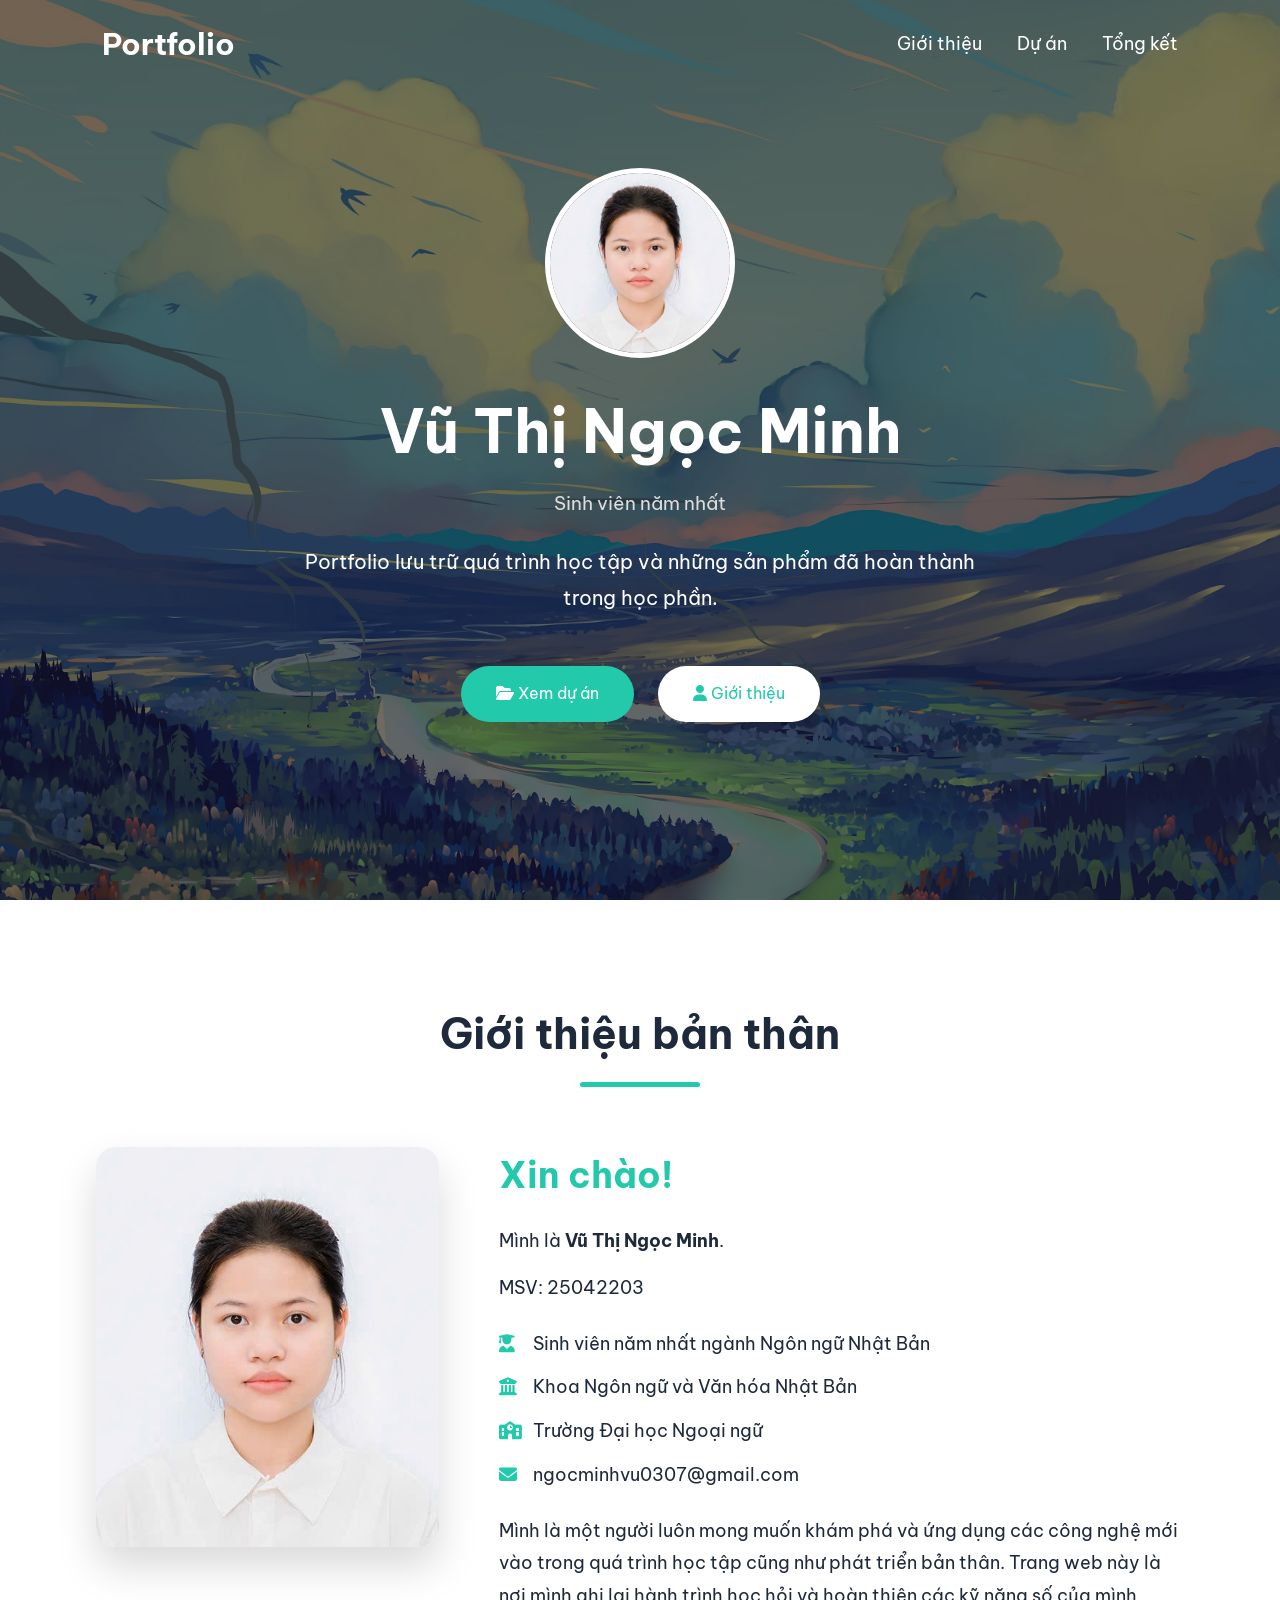
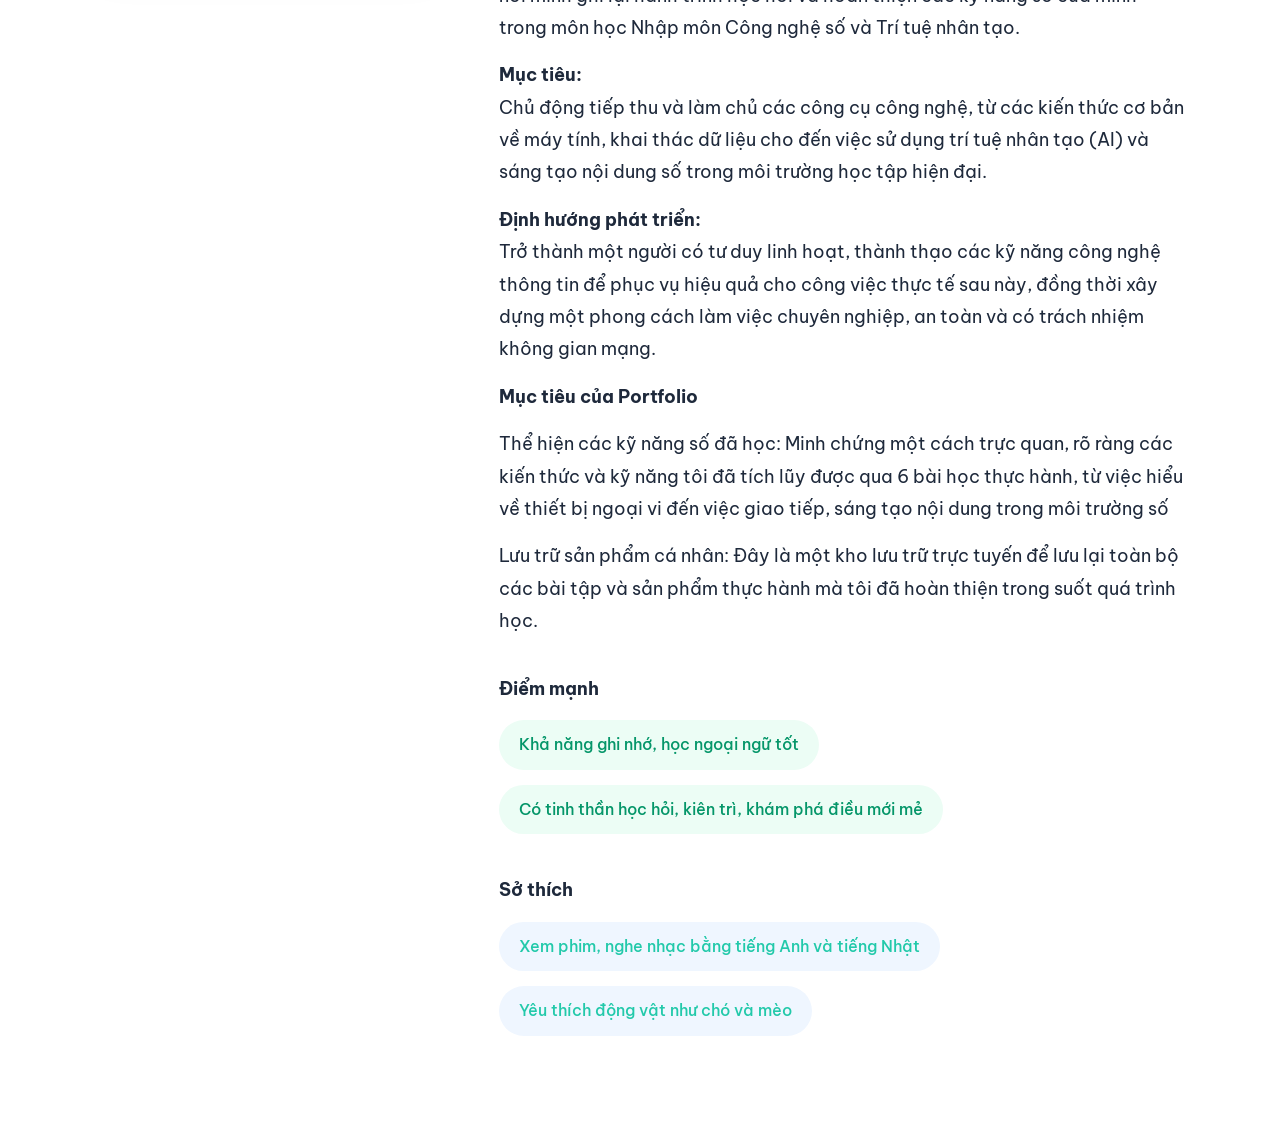
<file: index.html>
<!DOCTYPE html>
<html lang="vi">

<head>

    <meta charset="UTF-8">

    <meta name="viewport" content="width=device-width, initial-scale=1.0">

    <title>Portfolio Cá Nhân</title>

    <!-- Font -->

    <link rel="preconnect" href="https://fonts.googleapis.com">
    <link rel="preconnect" href="https://fonts.gstatic.com" crossorigin>

    <link href="https://fonts.googleapis.com/css2?family=Be+Vietnam+Pro:wght@300;400;500;600;700;800&display=swap"
    rel="stylesheet">

    <!-- Icon -->

    <link rel="stylesheet"
        href="https://cdnjs.cloudflare.com/ajax/libs/font-awesome/6.6.0/css/all.min.css">

    <!-- CSS -->

    <link rel="stylesheet" href="css/style.css">

</head>

<body>

<header>

<nav class="navbar" id="navbar">
<div class="logo">

Portfolio

</div>

<ul>

<li><a href="index.html">Giới thiệu</a></li>

<li><a href="projects.html">Dự án</a></li>

<li><a href="summary.html">Tổng kết</a></li>

</ul>

</nav>

<section class="hero">

<div class="overlay">

<img src="images/avatar.jpg" class="avatar">

<h1>Vũ Thị Ngọc Minh</h1>

<h3>Sinh viên năm nhất</h3>

<p>

Portfolio lưu trữ quá trình học tập và những sản phẩm
đã hoàn thành trong học phần.

</p>

<div class="buttons">

<a href="projects.html" class="btn">

<i class="fa-solid fa-folder-open"></i>

Xem dự án

</a>

<a href="#about" class="btn btn-light">

<i class="fa-solid fa-user"></i>

Giới thiệu

</a>

</div>

</div>

</section>

</header>

<main>

    <!-- ABOUT -->
    <section id="about" class="about hidden">

        <div class="container">

            <h2 class="section-title">
                Giới thiệu bản thân
            </h2>

            <div id="profile"></div>

        </div>

    </section>

</main>

<script src="js/profile.js"></script>
<script src="js/main.js"></script>

</body>

</html>
</file>
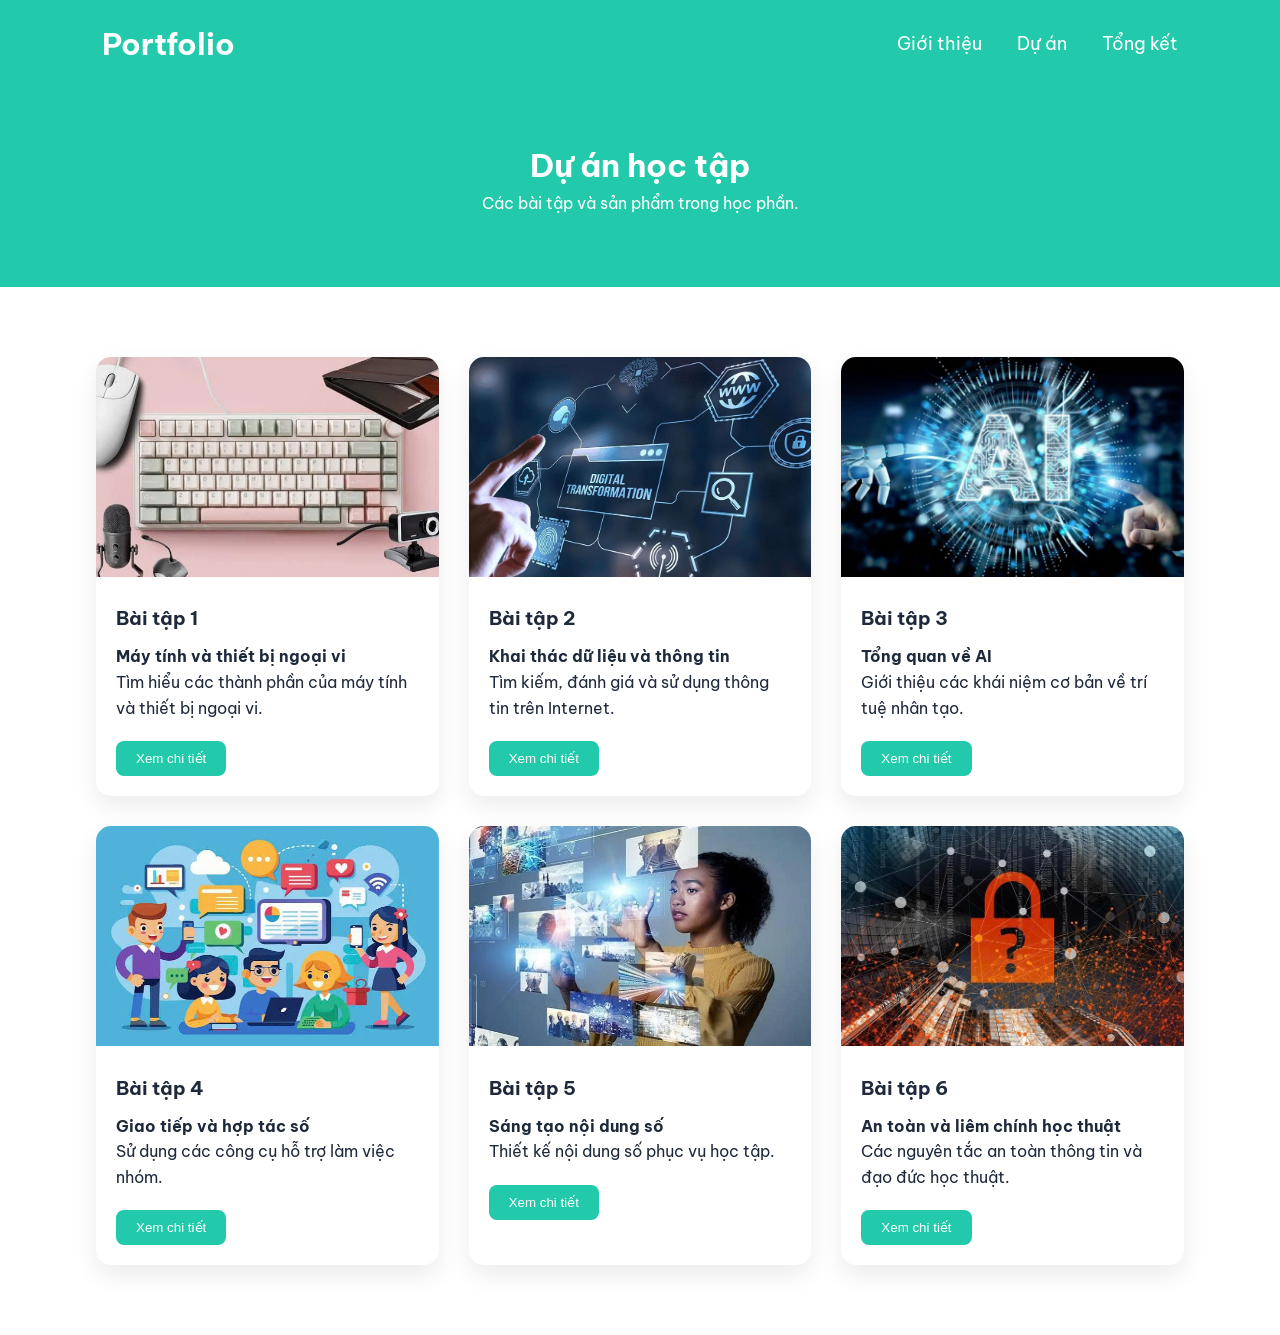
<file: projects.html>
<!DOCTYPE html>
<html lang="vi">

<head>
    <meta charset="UTF-8">
    <meta name="viewport" content="width=device-width, initial-scale=1.0">
    <title>Dự án</title>

    <link rel="preconnect" href="https://fonts.googleapis.com">
    <link href="https://fonts.googleapis.com/css2?family=Be+Vietnam+Pro:wght@300;400;500;600;700&display=swap" rel="stylesheet">

    <link rel="stylesheet" href="css/style.css">
</head>

<body>

<nav class="navbar">

    <div class="logo">Portfolio</div>

    <ul>
        <li><a href="index.html">Giới thiệu</a></li>
        <li><a href="projects.html">Dự án</a></li>
        <li><a href="summary.html">Tổng kết</a></li>
    </ul>

</nav>

<header class="page-header">

    <h1>Dự án học tập</h1>

    <p>Các bài tập và sản phẩm trong học phần.</p>

</header>

<section class="projects-section">

    <div class="container">

        <div id="project-list" class="project-grid"></div>

    </div>

</section>

<div id="modal" class="modal">

    <div class="modal-content">

        <span id="close-modal">&times;</span>

        <div id="modal-body"></div>

    </div>

</div>

<script src="js/projects.js"></script>

</body>

</html>
</file>
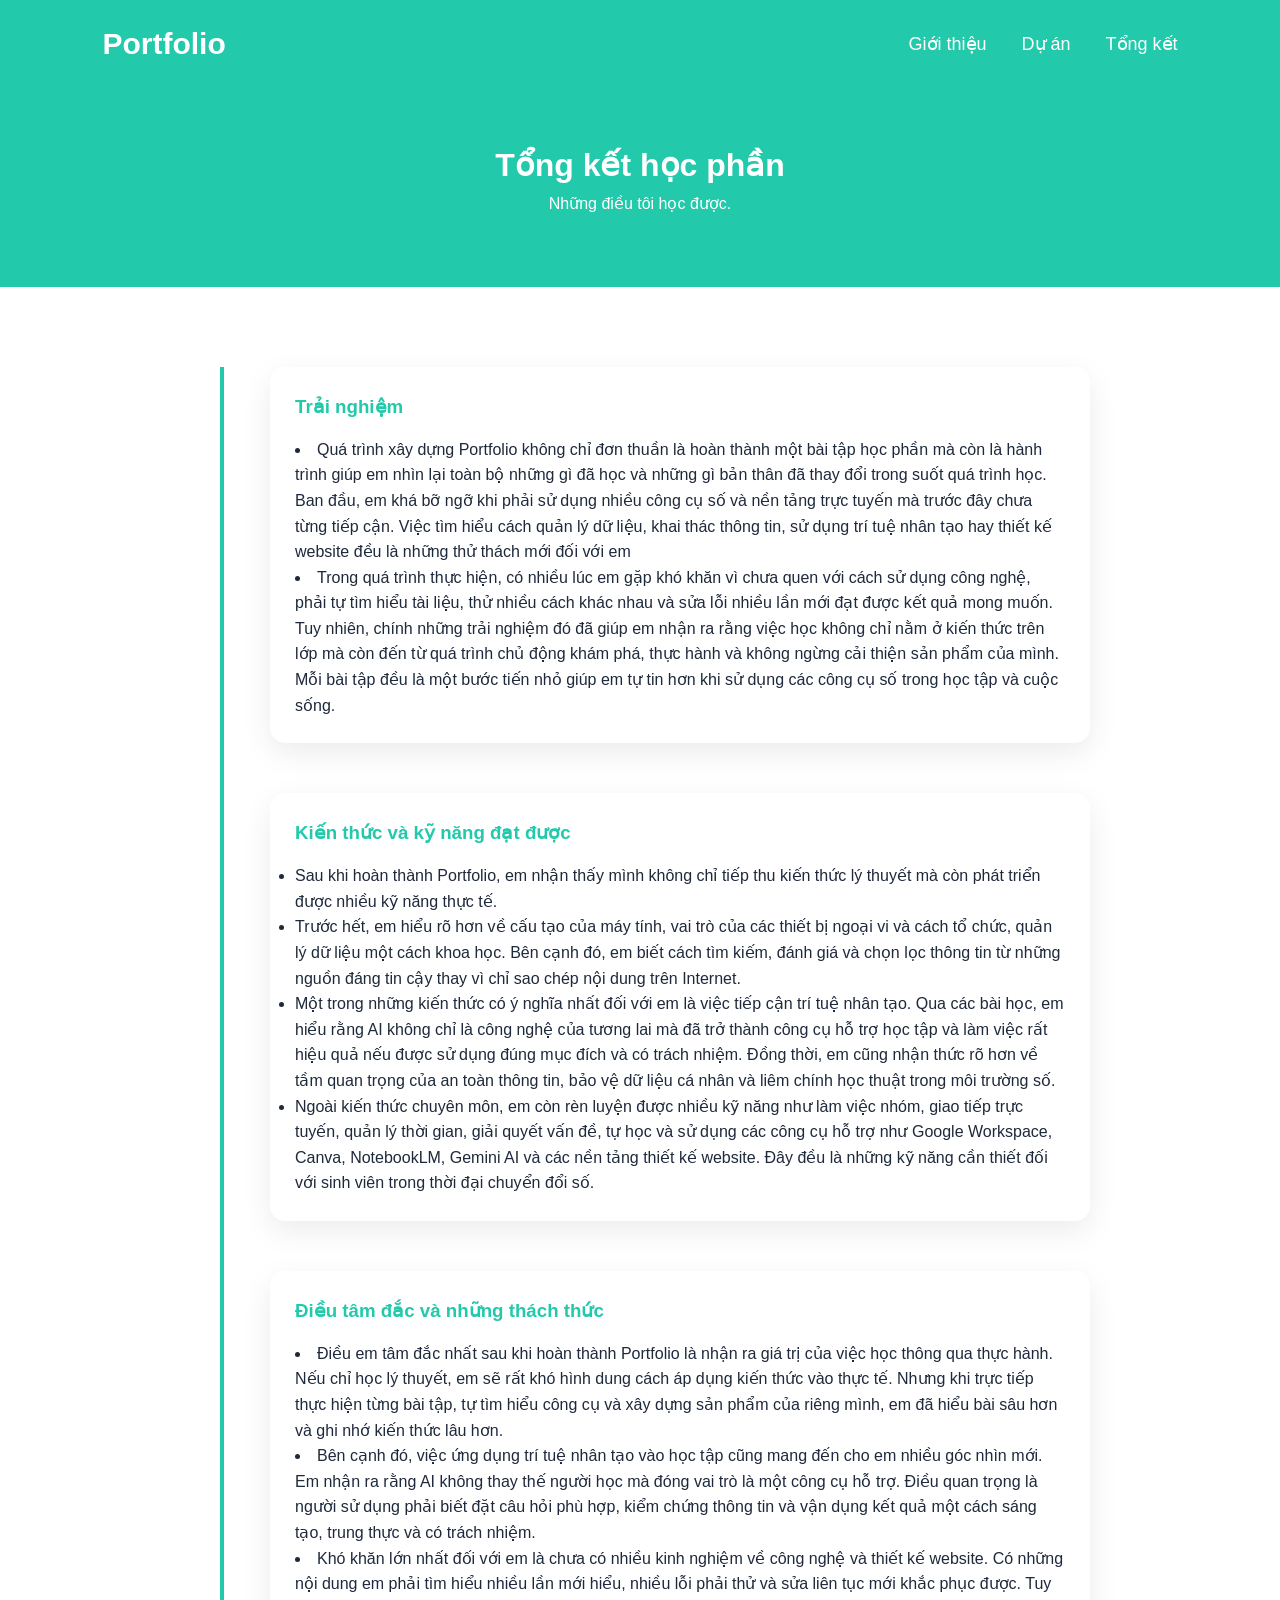
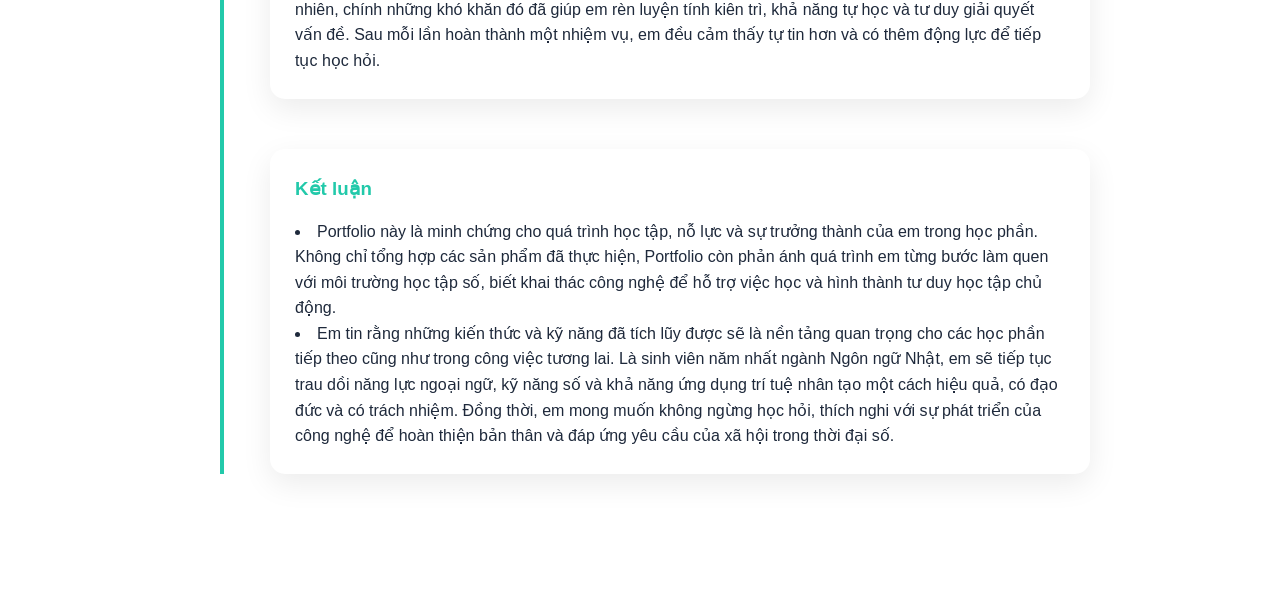
<file: summary.html>
<!DOCTYPE html>
<html lang="vi">

<head>

<meta charset="UTF-8">

<meta name="viewport"
content="width=device-width, initial-scale=1.0">

<title>Tổng kết</title>

<link rel="preconnect"
href="https://fonts.googleapis.com">

<link href="https://fonts.googleapis.com/css2?family=Poppins:wght@300;400;500;600;700&display=swap"
rel="stylesheet">

<link rel="stylesheet"
href="https://cdnjs.cloudflare.com/ajax/libs/font-awesome/6.6.0/css/all.min.css">

<link rel="stylesheet"
href="css/style.css">

</head>

<body>

<nav class="navbar" id="navbar">

<div class="logo">

Portfolio

</div>

<ul>

<li><a href="index.html">Giới thiệu</a></li>

<li><a href="projects.html">Dự án</a></li>

<li><a href="summary.html">Tổng kết</a></li>

</ul>

</nav>

<header class="page-header hidden">

<h1>Tổng kết học phần</h1>

<p>Những điều tôi học được.</p>

</header>

<section class="summary">

<div class="container">

<div id="summary-content">

</div>

</div>

</section>

<script src="js/main.js"></script>
<script src="js/summary.js"></script>

</body>

</html>
</file>
<file: css/style.css>
*{
    margin:0;
    padding:0;
    box-sizing:border-box;
}

html{
    scroll-behavior:smooth;
}

body{
    font-family: "Be Vietnam Pro", sans-serif;
    line-height: 1.6;
    color: #1e293b;
}

header{

    position:relative;

}

.navbar{

    position:fixed;

    top:0;

    left:0;

    width:100%;

    display:flex;

    justify-content:space-between;

    align-items:center;

    padding:20px 8%;

    z-index:1000;

    transition:.4s;

}

.navbar.active{

    background:white;

    box-shadow:0 5px 15px rgba(0,0,0,.1);

}

.navbar.active a{

    color:#1e293b;

}

.navbar.active .logo{

    color:#22c9aa;

}

.logo{

    color:white;

    font-size:30px;

    font-weight:bold;

}

.navbar ul{

    display:flex;

    list-style:none;

}

.navbar li{

    margin-left:35px;

}

.navbar a{

    color:white;

    text-decoration:none;

    font-size:18px;

    transition:.3s;

}

.navbar a{

    position:relative;

}

.navbar a::after{

    content:"";

    position:absolute;

    left:0;

    bottom:-8px;

    width:0;

    height:3px;

    background:#25dfbd;

    transition:.3s;

}

.navbar a:hover::after{

    width:100%;

}

.overlay{

    animation:fadeHero 1.5s;

}

.hero{

    width:100%;

    height:100vh;

    background:url("../images/banner.jpg");

    background-size:cover;

    background-position:center;

    position:relative;

}

.overlay{

    position:absolute;

    width:100%;

    height:100%;

    background:rgba(0,0,0,.55);

    display:flex;

    flex-direction:column;

    justify-content:center;

    align-items:center;

    color:white;

    text-align:center;

}

.avatar{

    width:190px;

    height:190px;

    border-radius:50%;

    border:5px solid white;

    object-fit:cover;

    margin-bottom:25px;

}

.overlay h1{

    font-size:60px;

}

.overlay h3{

    margin-top:10px;

    font-weight:400;

    color:#ddd;

}

.overlay p{

    margin-top:25px;

    width:700px;

    max-width:90%;

    line-height:1.8;

    font-size:20px;

}

.overlay h1{

    font-size:60px;

}

.overlay h3{

    margin-top:10px;

    font-weight:400;

    color:#ddd;

}

.overlay p{

    margin-top:25px;

    width:700px;

    max-width:90%;

    line-height:1.8;

    font-size:20px;

}

.buttons{

    margin-top:40px;

}

.btn{

    display:inline-block;

    background:#22c9aa;

    color:white;

    padding:15px 35px;

    text-decoration:none;

    border-radius:40px;

    margin:10px;

    transition:.3s;

}

.btn:hover{

    transform:translateY(-5px);

    background:#22c9aa;

}

.btn-light{

    background:white;

    color:#22c9aa;

}

.btn-light:hover{

    background:#e2e8f0;

}

@media(max-width:768px){

.logo{

font-size:24px;

}

.navbar{

flex-direction:column;

}

.navbar ul{

margin-top:20px;

}

.overlay h1{

font-size:40px;

}

.avatar{

width:150px;

height:150px;

}

.overlay p{

font-size:16px;

}

}

.container{
    width:85%;
    max-width:1200px;
    margin:auto;
}

.about{

    padding:100px 0;

    background:white;

}

.section-title{

    text-align:center;

    font-size:42px;

    margin-bottom:60px;

    color:#1e293b;

    position:relative;

}

.section-title::after{

    content:"";

    width:120px;

    height:5px;

    background:#22c9aa;

    display:block;

    margin:15px auto;

    border-radius:20px;

}

.profile{

    display:flex;

    justify-content:space-between;

    align-items:flex-start;

    gap:60px;

    flex-wrap:wrap;

}

.profile-image{

    flex:1;

    text-align:center;

}

.profile-image img{

    width:350px;

    max-width:100%;

    border-radius:20px;

    box-shadow:0 20px 40px rgba(0,0,0,.15);

}

.profile-content{

    flex:2;

}

.profile-content h3{

    font-size:36px;

    margin-bottom:20px;

    color:#22c9aa;

}

.profile-content p{

    margin-bottom:15px;

    font-size:18px;

    line-height:1.8;

}

.info-list{

    margin:25px 0;

}

.info-list li{

    list-style:none;

    margin-bottom:15px;

    font-size:18px;

}

.info-list i{

    color:#22c9aa;

    width:30px;

}

.hobbies{

    margin-top:40px;

}

.hobbies h4{

    margin-bottom:20px;

    font-size:24px;

}

.hobby-list{

    display:flex;

    flex-wrap:wrap;

    gap:15px;

}

.hobby{

    background:#eff6ff;

    color:#22c9aa;

    padding:12px 20px;

    border-radius:30px;

    font-weight:500;

    transition:.3s;

}

.strengths{

    margin-top:35px;

}

.strength-list{

    display:flex;

    flex-wrap:wrap;

    gap:15px;

}

.strength{

    display:flex;

    align-items:center;

    gap:8px;

    background:#ecfdf5;

    color:#059669;

    padding:12px 20px;

    border-radius:30px;

    font-weight:500;

    transition:.3s;

}

.strength:hover{

    background:#059669;

    color:white;

    transform:translateY(-3px);

}

.strength i{

    font-size:14px;

}

.hobby:hover{

    background:#22c9aa;

    color:white;

}

.portfolio-goal p{
    margin-bottom:16px;
    text-align:justify;
    line-height:1.8;
}

.hidden{

    opacity:0;

    transform:translateY(60px);

    transition:1s;

}

.show{

    opacity:1;

    transform:translateY(0);

}

@keyframes fadeHero{

    from{

        opacity:0;

        transform:translateY(40px);

    }

    to{

        opacity:1;

        transform:translateY(0);

    }

}

.page-header{
    padding:140px 20px 70px;
    text-align:center;
    background:#22c9aa;
    color:white;
}

.projects-section{
    padding:70px 0;
}

.project-grid{

    display:grid;

    grid-template-columns:repeat(auto-fit,minmax(320px,1fr));

    gap:30px;

}

.project-card{

    background:white;

    border-radius:15px;

    overflow:hidden;

    box-shadow:0 10px 25px rgba(0,0,0,.08);

    transition:.3s;

}

.project-card:hover{

    transform:translateY(-10px);

}

.project-card img{

    width:100%;

    height:220px;

    object-fit:cover;

}

.project-content{

    padding:20px;

}

.project-content h3{

    margin-bottom:10px;

}

.project-content p{

    margin-bottom:20px;

}

.project-btn{

    display:inline-block;

    background:#22c9aa;

    color:white;

    padding:10px 20px;

    border-radius:8px;

    text-decoration:none;

    border:none;

}

.modal{
    display:none;

    position:fixed;

    left:0;
    top:0;

    width:100%;
    height:100%;

    background:rgba(0,0,0,.6);

    justify-content:center;
    align-items:center;

    z-index:9999;
}


.modal-content{
    background:#fff;
    width:80%;
    max-width:900px;

    max-height:90vh;      /* Chiều cao tối đa */
    overflow-y:auto;      /* Cho phép cuộn */

    padding:35px;
    border-radius:15px;
    position:relative;

    box-shadow:0 10px 30px rgba(0,0,0,.3);
}

#close-modal{

    position:absolute;

    top:20px;

    right:30px;

    font-size:35px;

    cursor:pointer;

}

.summary{

    padding:80px 0;

}

.timeline{

    position:relative;

    margin:auto;

    max-width:900px;

}

.timeline::before{

    content:"";

    position:absolute;

    left:30px;

    top:0;

    width:4px;

    height:100%;

    background:#22c9aa;

}

.timeline-item{

    position:relative;

    margin-left:80px;

    margin-bottom:50px;

}

.timeline-content{

    background:white;

    padding:25px;

    border-radius:15px;

    box-shadow:0 10px 30px rgba(0,0,0,.08);

}

.timeline-content h3{

    color:#22c9aa;

    margin-bottom:15px;

}

.modal-image{
    width:100%;
    border-radius:10px;
    margin:20px 0;
}

.modal-description{
    font-size:17px;
    line-height:1.8;
}

#modal-body h3{
    margin-top:25px;
    margin-bottom:15px;
    color:#2563eb;
}

#modal-body ul,
#modal-body ol{
    margin-left:25px;
    line-height:1.8;
}

#modal-body li{
    margin-bottom:10px;
}

#modal-body hr{
    border:none;
    border-top:1px solid #ddd;
    margin:25px 0;
}
</file>
